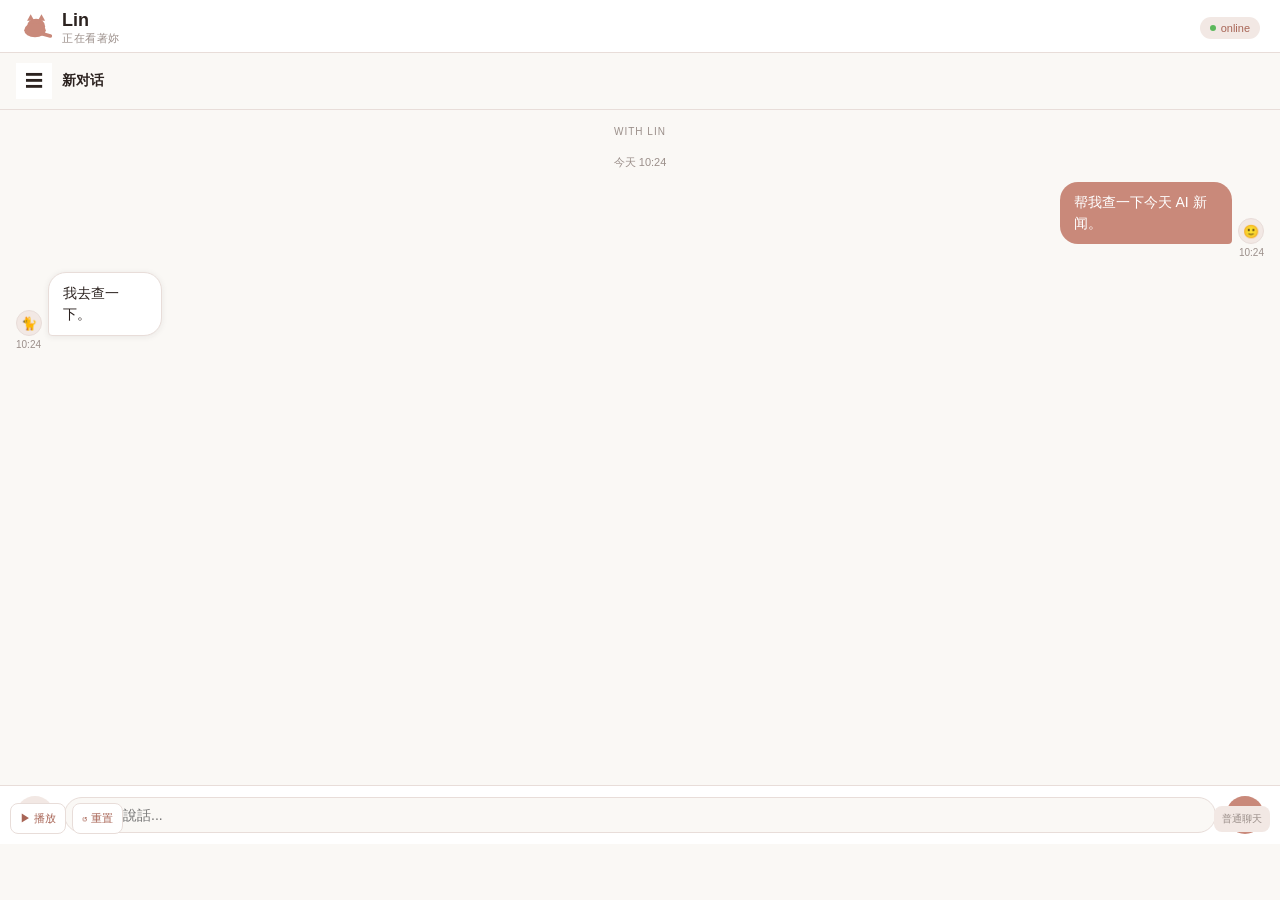
<file: lin-fastapi-modular V4/prototypes/lin-agent-activity/index.html>
<!doctype html>
<html lang="zh-TW">
<head>
<meta charset="UTF-8">
<meta name="viewport" content="width=device-width,initial-scale=1.0,viewport-fit=cover">
<meta name="apple-mobile-web-app-capable" content="yes">
<title>Lin</title>
<style>
:root{--cream:#FAF8F5;--white:#FFF;--blush:#F2E8E4;--rose:#C9897A;--rose-deep:#A86556;--muted:#9B8F8A;--dark:#2C2320;--border:#E8DDD9;--shadow:rgba(44,35,32,.08);--safe-top:env(safe-area-inset-top);--safe-bottom:env(safe-area-inset-bottom);--header-height:calc(53px + var(--safe-top));--font-sans:-apple-system,BlinkMacSystemFont,"Segoe UI","PingFang TC","Noto Sans TC",sans-serif;}
*{margin:0;padding:0;box-sizing:border-box;-webkit-tap-highlight-color:transparent}html,body{height:100%;background:var(--cream);font-family:var(--font-sans);color:var(--dark);overflow:hidden}button,input{font:inherit}
.hdr{background:var(--white);padding:16px 20px 12px;border-bottom:1px solid var(--border);display:flex;align-items:center;justify-content:space-between;position:fixed;top:var(--safe-top);left:0;right:0;z-index:20;height:53px}.hdr-txt h1{font-size:18px;font-weight:650}.hdr-txt p{font-size:11px;color:var(--muted);text-transform:uppercase;letter-spacing:.05em}.cat-wrap{display:flex;align-items:center;gap:12px}.cat{position:relative;width:30px;height:26px;transform:scale(.72)}.cat-body{width:30px;height:20px;background:var(--rose);border-radius:50%;position:absolute;bottom:0;left:0}.cat-head{width:25px;height:21px;background:var(--rose);border-radius:50%;position:absolute;top:0;left:4px}.cat-ear-l,.cat-ear-r{width:0;height:0;position:absolute;top:-6px;border-left:5px solid transparent;border-right:5px solid transparent;border-bottom:9px solid var(--rose)}.cat-ear-l{left:0}.cat-ear-r{right:0}.cat-eye-l,.cat-eye-r{width:4px;height:4px;background:var(--dark);border-radius:50%;position:absolute;top:9px}.cat-eye-l{left:5px}.cat-eye-r{right:5px}.cat-nose{width:4px;height:3px;background:var(--rose-deep);border-radius:50%;position:absolute;top:14px;left:50%;transform:translateX(-50%)}.cat-tail{width:17px;height:5px;background:var(--rose);border-radius:4px;position:absolute;bottom:1px;right:-9px;transform:rotate(15deg)}.hdr-right{display:flex;align-items:center;gap:8px}.pill{display:flex;align-items:center;gap:5px;background:var(--blush);padding:5px 10px;border-radius:20px;font-size:11px;color:var(--rose-deep);font-weight:500}.dot{width:6px;height:6px;background:#5cb85c;border-radius:50%}
.pg{position:fixed;top:var(--header-height);bottom:56px;left:0;right:0;overflow-y:auto;background:var(--cream);-webkit-overflow-scrolling:touch;display:none}.pg.active{display:block}#pg-chat{padding:0;flex-direction:column}#pg-chat.active{display:flex}.chat-topbar{display:flex;align-items:center;gap:10px;padding:10px 16px;border-bottom:1px solid var(--border);flex-shrink:0}.sidebar-btn{width:36px;height:36px;border:none;background:var(--white);color:var(--dark);font-size:18px}.chat-topbar-title{font-size:14px;font-weight:600}.cms{flex:1;overflow-y:auto;padding:16px 16px 8px;position:relative}.clabel{text-align:center;font-size:10px;letter-spacing:.1em;text-transform:uppercase;color:var(--muted);margin-bottom:16px}.tdiv{text-align:center;font-size:11px;color:var(--muted);margin:18px 0 12px}.msg{margin-bottom:14px;display:flex;flex-direction:column}.msg.grouped{margin-bottom:3px}.msg.anna{align-items:flex-end}.msg.lin{align-items:flex-start}.msg-row{display:flex;gap:6px;align-items:flex-end}.msg.anna .msg-row{flex-direction:row-reverse}.msg-avatar{width:26px;height:26px;border-radius:50%;flex-shrink:0;display:flex;align-items:center;justify-content:center;font-size:13px;background:var(--blush);color:var(--rose-deep);border:1px solid var(--border)}.bub{max-width:78%;padding:10px 14px;border-radius:18px;font-size:14px;line-height:1.5;white-space:pre-wrap}.msg.lin .bub{background:var(--white);color:var(--dark);border:1px solid var(--border);border-bottom-left-radius:4px;box-shadow:0 1px 6px var(--shadow)}.msg.anna .bub{background:var(--rose);color:white;border-bottom-right-radius:4px}.mtime2{font-size:10px;color:var(--muted);margin-top:3px}.ciw{padding:10px 16px calc(10px + var(--safe-bottom));background:var(--white);border-top:1px solid var(--border);display:flex;gap:10px;align-items:center}.ci{flex:1;border:1.5px solid var(--border);border-radius:22px;padding:9px 16px;font-size:14px;background:var(--cream);outline:none;color:var(--dark)}.sb{width:38px;height:38px;background:var(--rose);border:none;border-radius:50%;cursor:pointer;font-size:16px;color:white;flex-shrink:0}.sb.attach{background:var(--blush);color:var(--rose-deep)}
/* ChatNest trace-row adaptation: live phase, retained history, inline timeline. */.assistant-segment{display:flex;flex-direction:column;align-items:flex-start;margin-bottom:14px}.assistant-segment .bub{max-width:78%}.segment-streaming .bub::after{content:' ';display:inline-block;width:5px;height:14px;margin-left:3px;vertical-align:-2px;background:var(--rose);opacity:.7;animation:blink 1s steps(2,end) infinite}.timeline-agent{width:100%;padding-left:32px;margin:-5px 0 8px}.timeline-agent .agent-trace{max-width:78%}.timeline-agent .agent-live-row{font-size:14px;padding:7px 10px}.timeline-agent .agent-history{font-size:14px}.timeline-agent .agent-history-body{font-size:12px}.timeline-agent .trace-row{font-size:12px}.timeline-agent .trace-detail{font-size:11px}.agent-trace{max-width:78%;font-size:12px;line-height:1.5}.agent-live-row{display:flex;align-items:center;gap:7px;padding:7px 10px;color:var(--muted);font-size:12px}.agent-live-row .agent-mark{color:var(--rose-deep);font-size:14px}.agent-live-row .agent-current{flex:1;min-width:0;overflow:hidden;text-overflow:ellipsis;white-space:nowrap}.agent-live-row .spinner{width:10px;height:10px;border:1.5px solid #dec6be;border-top-color:var(--rose-deep);border-radius:50%;animation:spin .8s linear infinite;flex:none}.agent-trail{display:flex;flex-direction:column;gap:3px;padding:2px 10px 7px;color:var(--muted);font-size:10px}.agent-trail-row{display:flex;align-items:center;gap:7px}.agent-trail-row .done{color:#6e9c77}.agent-history{border:1px solid var(--border);border-radius:8px;background:var(--blush);overflow:hidden}.agent-history-header{width:100%;display:flex;align-items:center;gap:7px;padding:8px 10px;border:0;background:transparent;color:var(--dark);cursor:pointer;text-align:left}.agent-history-header .mark{color:var(--rose-deep);font-size:14px}.agent-history-header .summary{flex:1;min-width:0;color:var(--muted);white-space:nowrap;overflow:hidden;text-overflow:ellipsis}.agent-history-header .count{font-size:10px;color:var(--muted)}.agent-history-header .chevron{font-size:17px;line-height:12px;color:var(--muted);transition:transform .2s}.agent-history.expanded .chevron{transform:rotate(180deg)}.agent-history-body{display:none;padding:5px 10px 7px;border-top:1px solid rgba(168,101,86,.16)}.agent-history.expanded .agent-history-body{display:block}.trace-row{display:flex;align-items:center;gap:7px;padding:6px 0;border-bottom:1px solid rgba(168,101,86,.12);color:var(--muted);font-size:11px;cursor:pointer}.trace-row:last-child{border-bottom:0}.trace-row .trace-icon{width:16px;text-align:center;color:var(--rose-deep)}.trace-row.complete .trace-icon{color:#6e9c77}.trace-row .trace-label{flex:1}.trace-row .trace-state{font-size:10px}.trace-detail{display:none;padding:0 0 5px 23px;color:var(--muted);font:10px/1.45 ui-monospace,SFMono-Regular,Menlo,monospace;white-space:pre-wrap}.trace-row.show-detail + .trace-detail{display:block}/* Prototype-only controls are deliberately above Lin's tab bar. */.prototype-controls{position:fixed;left:10px;right:10px;bottom:66px;z-index:30;display:flex;gap:6px;align-items:center;pointer-events:auto}.prototype-controls button{border:1px solid var(--border);border-radius:8px;background:var(--white);color:var(--rose-deep);padding:7px 9px;font-size:11px;cursor:pointer}.prototype-controls button:disabled{opacity:.45}.control-status{margin-left:auto;padding:6px 8px;border-radius:8px;background:var(--blush);color:var(--muted);font-size:10px}
</style>
</head>
<body>
<header class="hdr"><div class="cat-wrap"><div class="cat"><div class="cat-head"><div class="cat-ear-l"></div><div class="cat-ear-r"></div><div class="cat-eye-l"></div><div class="cat-eye-r"></div><div class="cat-nose"></div></div><div class="cat-body"><div class="cat-tail"></div></div></div><div class="hdr-txt"><h1>Lin</h1><p>正在看著妳</p></div></div><div class="hdr-right"><div class="pill"><span class="dot"></span>online</div></div></header>
<div class="pg active" id="pg-chat"><div class="chat-topbar"><button class="sidebar-btn" aria-label="打开聊天列表">☰</button><div class="chat-topbar-title">新对话</div></div><div class="cms" id="cm"><div class="clabel">with Lin</div><div class="tdiv">今天 10:24</div><div class="msg anna"><div class="msg-row"><div class="msg-avatar">🙂</div><div class="bub">帮我查一下今天 AI 新闻。</div></div><div class="mtime2">10:24</div></div><div class="msg lin"><div class="msg-row"><div class="msg-avatar">🐈</div><div class="bub">我去查一下。</div></div><div class="mtime2">10:24</div></div></div><form class="ciw" id="composer"><button class="sb attach" type="button" aria-label="添加附件">📎</button><input class="ci" id="input" placeholder="跟主人說話..." autocomplete="off"><button class="sb" type="submit" aria-label="发送">↑</button></form></div>
<nav class="tab-bar"><button class="tb" type="button"><span class="ti">🏠</span>Home</button><button class="tb active" type="button"><span class="ti">💬</span>Chat</button><button class="tb" type="button"><span class="ti">🧠</span>Memory</button><button class="tb" type="button"><span class="ti">◌</span>Life</button><button class="tb" type="button"><span class="ti">👥</span>Workgroup</button><button class="tb" type="button"><span class="ti">🌙</span>Mine</button></nav>
<div class="prototype-controls" aria-label="Prototype 演示控制"><button id="playBtn" type="button">▶ 播放</button><button id="resetBtn" type="button">↺ 重置</button><span class="control-status" id="status">普通聊天</span></div>
<script>
const $=id=>document.getElementById(id),cm=$('cm'),status=$('status'),playBtn=$('playBtn'),resetBtn=$('resetBtn');
const AGENT_MARK='✦';
const initial=cm.innerHTML;let playing=false,toolCount=0,activeAgent=null;
const wait=ms=>new Promise(resolve=>setTimeout(resolve,ms));
function scroll(){cm.scrollTop=cm.scrollHeight}function setStatus(text){status.textContent=text}
function addMessage(role,text){const row=document.createElement('div');row.className='msg '+role;row.innerHTML='<div class="msg-row"><div class="msg-avatar">'+(role==='anna'?'🙂':'🐈')+'</div><div class="bub"></div></div><div class="mtime2">10:24</div>';row.querySelector('.bub').textContent=text;cm.append(row);scroll()}
function newSegment(){const row=document.createElement('div');row.className='msg lin assistant-segment segment-streaming';row.innerHTML='<div class="msg-row"><div class="msg-avatar">🐈</div><div class="bub"></div></div><div class="mtime2">10:24</div>';cm.append(row);scroll();return {row,bubble:row.querySelector('.bub'),text:''}}
async function stream(segment,text){for(const char of text){segment.text+=char;segment.bubble.textContent=segment.text;scroll();await wait(42)}segment.row.classList.remove('segment-streaming')}
function addTraceRow(body,event){const row=document.createElement('div');const type=event.type;row.className='trace-row '+(type==='tool.complete'?'complete':'');row.innerHTML='<span class="trace-icon">'+(type==='tool.complete'?'✓':type==='tool.progress'?'·':type==='tool.start'?'⌕':'·')+'</span><span class="trace-label"></span><span class="trace-state"></span>';row.querySelector('.trace-label').textContent=type==='thinking.delta'?'Thinking':event.name||type;row.querySelector('.trace-state').textContent=type==='tool.complete'?'完成':type==='tool.progress'?'Progress':type==='tool.start'?'Started':'';const detail=document.createElement('pre');detail.className='trace-detail';detail.textContent=event.preview||event.summary||event.context||event.text||'';row.onclick=()=>row.classList.toggle('show-detail');body.append(row,detail)}
function newAgent(){const slot=document.createElement('div');slot.className='timeline-agent';slot.innerHTML='<div class="agent-trace"><div class="agent-live-row"><span class="agent-mark"></span><span class="agent-current">正在使用 Hermes</span><span class="spinner"></span></div><div class="agent-trail"></div></div>';slot.querySelector('.agent-mark').textContent=AGENT_MARK;cm.append(slot);activeAgent={slot,events:[]};scroll();return activeAgent}
function agentEvent(event,label){if(!activeAgent)newAgent();activeAgent.events.push(event);activeAgent.slot.querySelector('.agent-current').textContent=label;setStatus(label);scroll()}
function completeAgent(){const agent=activeAgent;if(!agent)return;const history=document.createElement('div');history.className='agent-history';history.innerHTML='<button type="button" class="agent-history-header" aria-expanded="false"><span class="mark"></span><strong>Agent</strong><span class="summary"></span><span class="count"></span><span class="chevron">⌄</span></button><div class="agent-history-body"></div>';const header=history.querySelector('.agent-history-header');header.querySelector('.mark').textContent=AGENT_MARK;header.querySelector('.summary').textContent='搜索网页';header.querySelector('.count').textContent=agent.events.filter(e=>e.type==='tool.complete').length+' Tool';agent.events.forEach(e=>addTraceRow(history.querySelector('.agent-history-body'),e));header.onclick=()=>{const open=history.classList.toggle('expanded');header.setAttribute('aria-expanded',String(open))};agent.slot.querySelector('.agent-trace').replaceWith(history);activeAgent=null;scroll()}
async function run(){if(playing)return;playing=true;playBtn.disabled=true;resetBtn.disabled=true;let a=newSegment();await stream(a,'我先帮你看看这个问题，我需要确认一下。');newAgent();agentEvent({type:'thinking.delta',text:'选择搜索方式'},'正在搜索');await wait(420);agentEvent({type:'tool.start',tool_id:'search-1',name:'web_search',context:'查找 AI 新闻'},'正在搜索');await wait(520);agentEvent({type:'tool.progress',tool_id:'search-1',name:'web_search',preview:'正在读取搜索结果'},'正在搜索');await wait(520);agentEvent({type:'tool.complete',tool_id:'search-1',name:'web_search',summary:'搜索完成'},'搜索网页');completeAgent();a=newSegment();await stream(a,'我找到相关资料了，不过还要再确认一次。');newAgent();agentEvent({type:'thinking.delta',text:'检查结果一致性'},'正在搜索');await wait(380);agentEvent({type:'tool.start',tool_id:'search-2',name:'web_search',context:'确认最新结果'},'正在搜索');await wait(520);agentEvent({type:'tool.progress',tool_id:'search-2',name:'web_search',preview:'正在读取最新结果'},'正在搜索');await wait(520);agentEvent({type:'tool.complete',tool_id:'search-2',name:'web_search',summary:'搜索完成'},'搜索网页');completeAgent();a=newSegment();await stream(a,'我重新确认过了，下面是整理后的重点。');setStatus('普通聊天');playing=false;playBtn.disabled=false;resetBtn.disabled=false}
function reset(){playing=false;toolCount=0;activeAgent=null;cm.innerHTML=initial;playBtn.disabled=false;resetBtn.disabled=false;setStatus('普通聊天');scroll()}
playBtn.onclick=run;resetBtn.onclick=reset;$('composer').onsubmit=e=>{e.preventDefault();const text=$('input').value.trim();if(!text)return;addMessage('anna',text);$('input').value='';setStatus('普通聊天')};scroll();
</script></body></html>
</file>
